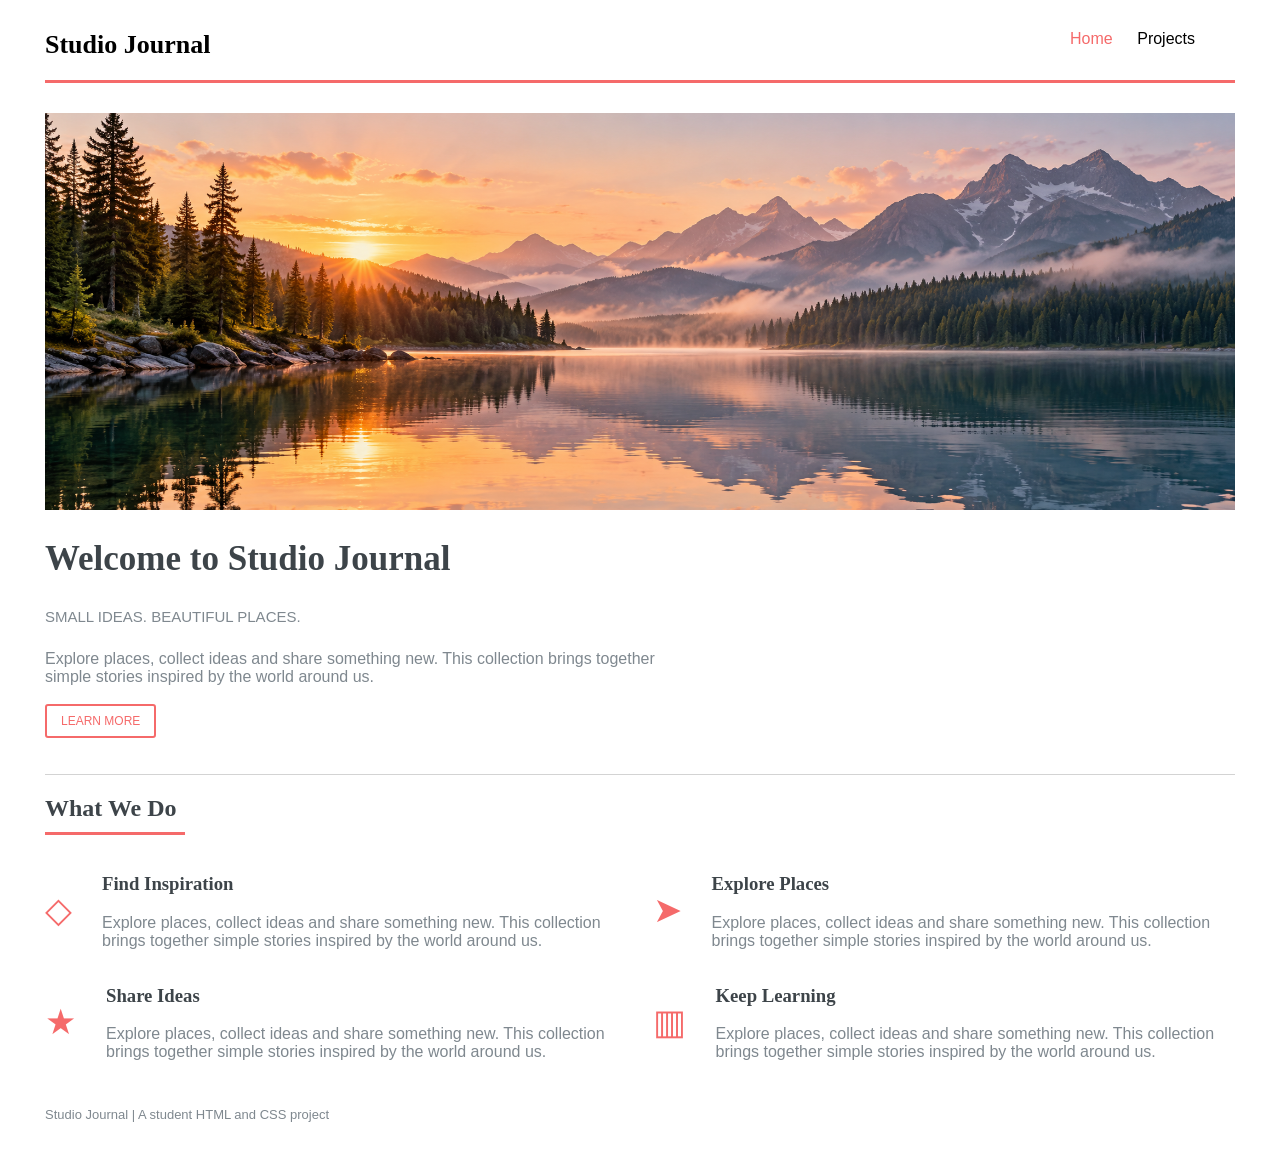
<file: Lab Practical 2/index.html>
<!DOCTYPE html>
<html lang="en">

<head>
    <meta charset="UTF-8">
    <meta name="viewport" content="width=device-width, initial-scale=1.0">
    <title>Studio Journal | Home</title>
    <link rel="stylesheet" href="styles.css">
</head>

<body>
    <header>
        <a class="logo" href="index.html"><strong>Studio Journal</strong></a>
        <nav>
            <a href="index.html" class="active" aria-current="page">Home</a>
            <a href="projects.html">Projects</a>
        </nav>
    </header>

    <main>
        <section class="intro">
            <img class="banner" src="images/pic10.png" alt="Mountain lake at sunrise">
            <h1>Welcome to Studio Journal</h1>
            <p class="subtitle">Small ideas. Beautiful places.</p>
            <p>Explore places, collect ideas and share something new. This collection brings together simple stories
                inspired by the world around us.</p>
            <a class="button" href="#features">Learn More</a>
        </section>
        <section id="features">
            <h2>What We Do</h2>
            <div class="features">
                <article class="feature">
                    <span class="icon" aria-hidden="true">◇</span>
                    <div class="">
                        <h3>Find Inspiration</h3>
                        <p>Explore places, collect ideas and share something new. This collection brings together simple
                            stories inspired by the world around us.</p>
                    </div>
                </article>
                <article class="feature">
                    <span class="icon" aria-hidden="true">➤</span>
                    <div>
                        <h3>Explore Places</h3>
                        <p>Explore places, collect ideas and share something new. This collection brings together simple
                            stories inspired by the world around us.</p>
                    </div>
                </article>
                <article class="feature">
                    <span class="icon" aria-hidden="true">★</span>
                    <div>
                        <h3>Share Ideas</h3>
                        <p>Explore places, collect ideas and share something new. This collection brings together simple
                            stories inspired by the world around us.</p>
                    </div>
                </article>
                <article class="feature">
                    <span class="icon" aria-hidden="true">▥</span>
                    <div>
                        <h3>Keep Learning</h3>
                        <p>Explore places, collect ideas and share something new. This collection brings together simple
                            stories inspired by the world around us.</p>
                    </div>
                </article>
            </div>
        </section>
    </main>
    <footer>Studio Journal | A student HTML and CSS project</footer>
</body>

</html>
</file>
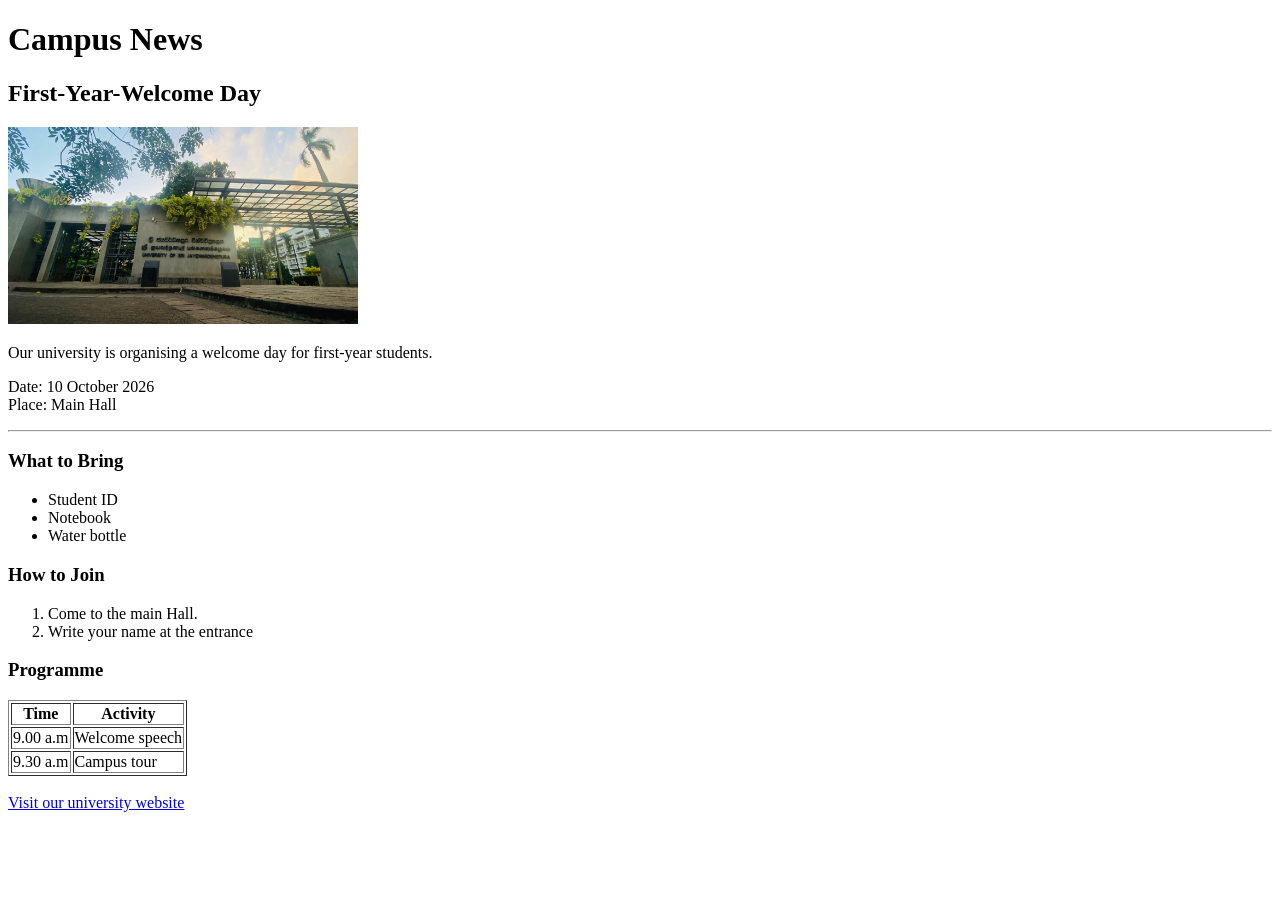
<file: Lab Practical 1/news.html>
<!DOCTYPE html>
<html>
    <head>
        <meta charset="UTF-8">
        <title>Campus News</title>
    </head>
    <body>
        <h1>Campus News</h1>
        <h2>First-Year-Welcome Day</h2>
        <img src="university.jpg" alt="University campus" width="350">
        <p>Our university is organising a welcome day for first-year students.</p>
        <p>Date: 10 October 2026<br>Place: Main Hall</p>
        <hr>

        <h3>What to Bring</h3>
        <ul>
            <li>Student ID</li>
            <li>Notebook</li>
            <li>Water bottle</li>
        </ul>
        <h3>How to Join</h3>
        <ol>
            <li>Come to the main Hall.</li>
            <li>Write your name at the entrance</li>
        </ol>
        <h3>Programme</h3>
        <table border="1">
            <tr>
                <th>Time</th>
                <th>Activity</th>
            </tr>
            <tr>
                <td>9.00 a.m</td>
                <td>Welcome speech</td>
            </tr>
            <tr>
                <td>9.30 a.m</td>
                <td>Campus tour</td>
            </tr>
        </table>
        <br>
        <a href="https://www.sjp.ac.lk/">Visit our university website</a>
        
    </body>
</html>
</file>
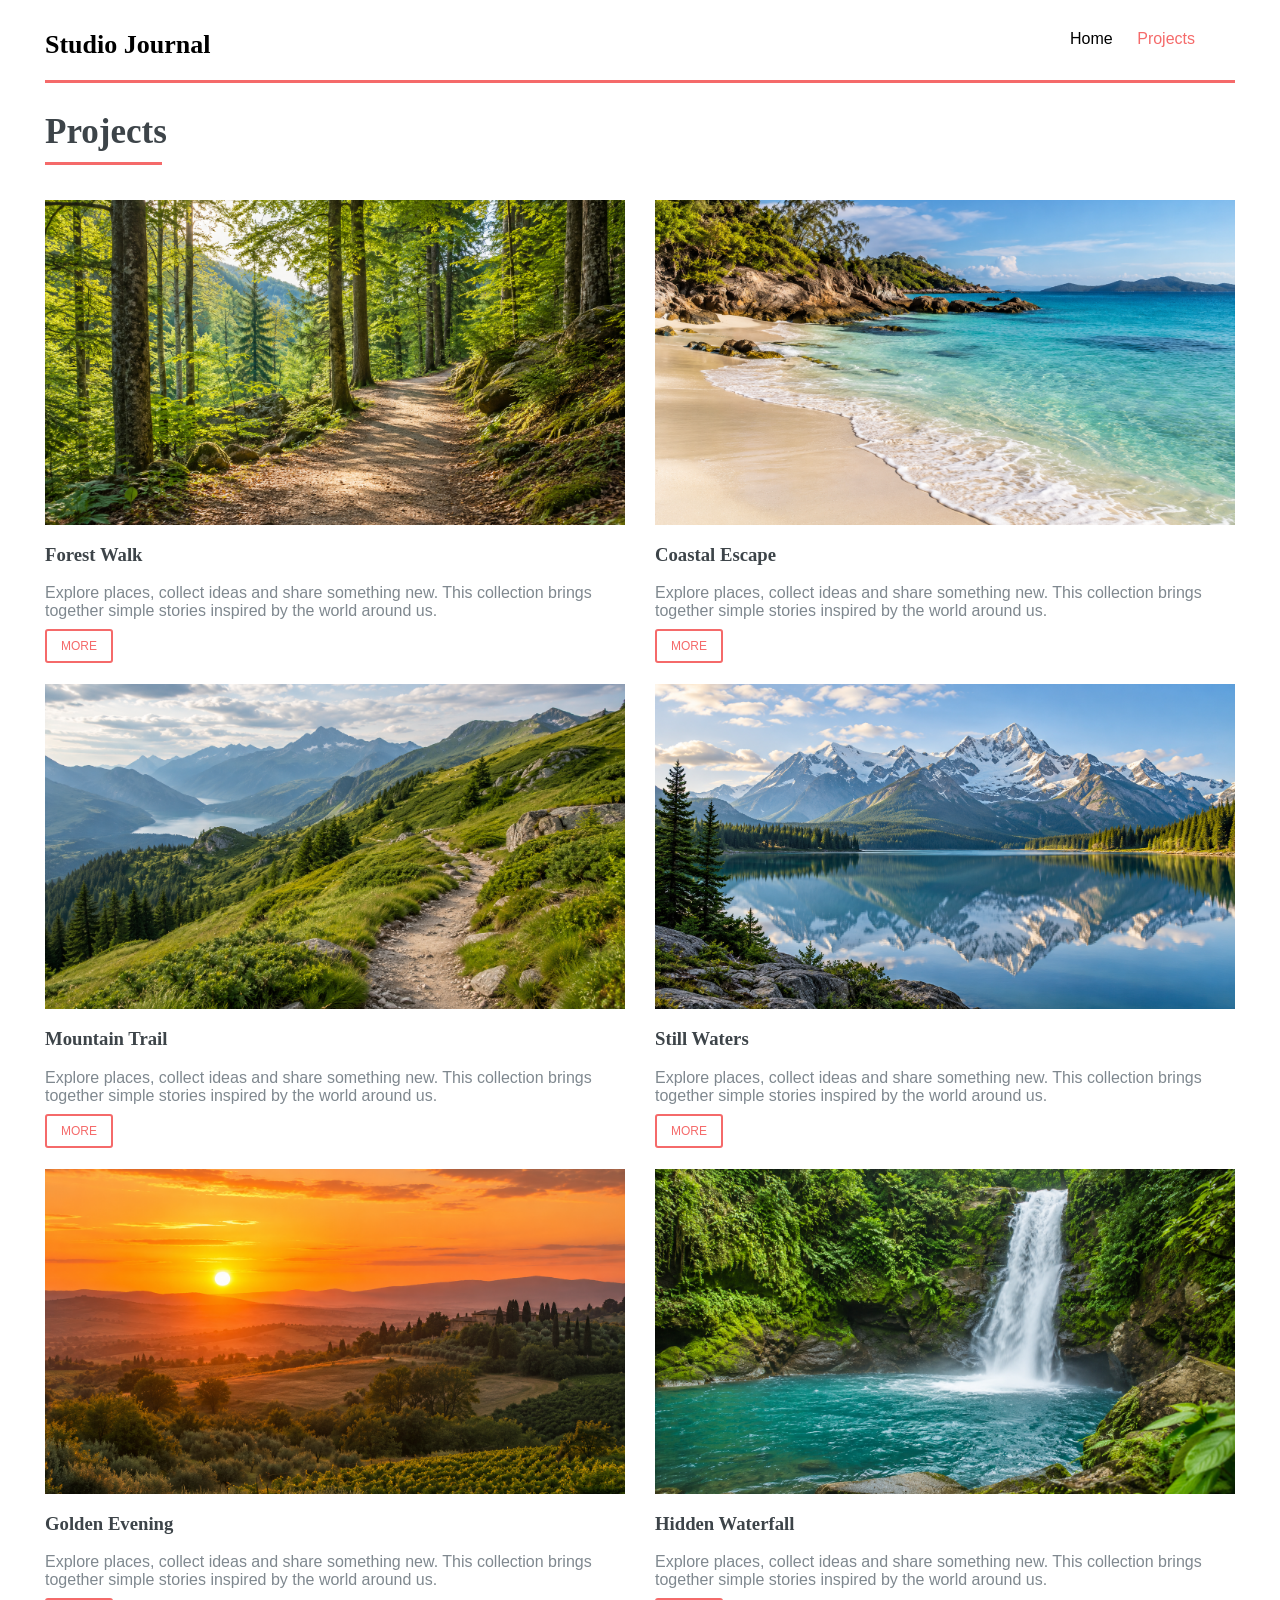
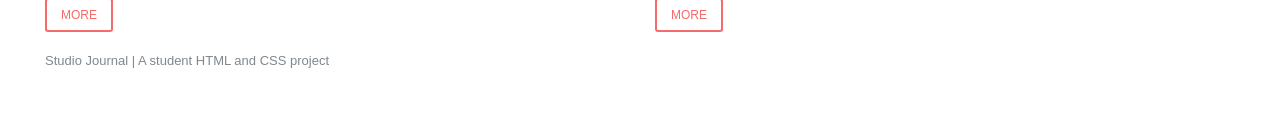
<file: Lab Practical 2/projects.html>
<!DOCTYPE html>
<html lang="en">
<head>
    <meta charset="UTF-8">
    <meta name="viewport" content="width=device-width, initial-scale=1.0">
    <title>Studio Journal | Projects</title>
    <link rel="stylesheet" href="styles.css">
</head>
<body>
    <header>
        <a class="logo" href="index.html"><strong>Studio Journal</strong></a>
        <nav>
            <a href="index.html">Home</a>
            <a href="projects.html" class="active" aria-current="page">Projects</a>
        </nav>
    </header>

    <main>
        <section>
            <h1 class="section-title">Projects</h1>
            <div class="projects">
                <article>
                    <img src="images/pic01.png" alt="Sunlit path through a green forest">
                    <h3>Forest Walk</h3>
                    <p>Explore places, collect ideas and share something new. This collection brings together simple stories inspired by the world around us.</p>
                    <a class="button" href="images/pic01.png">More</a>
                </article>
                <article>
                    <img src="images/pic02.png" alt="Sandy coastline beside turquoise water">
                    <h3>Coastal Escape</h3>
                    <p>Explore places, collect ideas and share something new. This collection brings together simple stories inspired by the world around us.</p>
                    <a class="button" href="images/pic02.png">More</a>
                </article>
                <article>
                    <img src="images/pic03.png" alt="Trail through green mountain hills">
                    <h3>Mountain Trail</h3>
                    <p>Explore places, collect ideas and share something new. This collection brings together simple stories inspired by the world around us.</p>
                    <a class="button" href="images/pic03.png">More</a>
                </article>
                <article>
                    <img src="images/pic04.png" alt="Lake reflecting distant mountains">
                    <h3>Still Waters</h3>
                    <p>Explore places, collect ideas and share something new. This collection brings together simple stories inspired by the world around us.</p>
                    <a class="button" href="images/pic04.png">More</a>
                </article>
                <article>
                    <img src="images/pic05.png" alt="Sunset over rolling countryside">
                    <h3>Golden Evening</h3>
                    <p>Explore places, collect ideas and share something new. This collection brings together simple stories inspired by the world around us.</p>
                    <a class="button" href="images/pic05.png">More</a>
                </article>
                <article>
                    <img src="images/pic06.png" alt="Waterfall surrounded by green plants">
                    <h3>Hidden Waterfall</h3>
                    <p>Explore places, collect ideas and share something new. This collection brings together simple stories inspired by the world around us.</p>
                    <a class="button" href="images/pic06.png">More</a>
                </article>
            </div>
        </section>
    </main>
    <footer>Studio Journal | A student HTML and CSS project</footer>
</body>
</html>
</file>
<file: Lab Practical 2/styles.css>
body {
    margin-left: 45px;
    margin-right: 45px;
    margin-top: 30px;
    margin-bottom: 50px;
    font-family: arial, sans-serif;
    color: #7f888f;
}

h1,
h2,
h3 {
    color: #3d4449;
    font-family: 'Times New Roman', Times, serif;
}

.banner {
    margin-top: 30px;
    object-fit: cover;
}

.intro {
    margin-bottom: 45px;
}


h1 {
    font-size: 35px;
}

.subtitle {
    text-transform: uppercase;
    font-size: 15px;
}

.intro p {
    margin-bottom: 25px;
    max-width: 650px;
}

header {
    border-bottom: 3px solid #f56a6a;
    padding-bottom: 20px;
}

.section-title {
    border-bottom: 3px solid #f56a6a;
    padding-bottom: 10px;
    width: 117px;
    margin-bottom: 35px;
}

nav,
a {
    margin-right: 20px;
    color: black;
}

a {
    text-decoration: none;
}

img {
    width: 100%;
    display: block;
}

article img {
    height: 325px;
    width: 100%;
    object-fit: cover;
}

.button {
    color: #f56a6a;
    border: 2px solid #f56a6a;
    padding-top: 8px;
    padding-bottom: 8px;
    padding-left: 14px;
    padding-right: 14px;
    border-radius: 3px;
    font-size: 12px;
    text-transform: uppercase;
}


.projects {
    display: grid;
    grid-template-columns: 1fr 1fr;
    gap: 30px;
}

.active {
    color: #f56a6a;
}

header {
    display: flex;
    flex-direction: row;
    justify-content: space-between;
}

.logo {
    color: black;
    font-size: 26px;
    font-family: 'Times New Roman', Times, serif;
}


main {
    margin-bottom: 30px;
}


#features h2 {
    border-bottom: 3px solid #f56a6a;
    padding-bottom: 10px;
    width: 140px;
}



.icon {
    color: #f56a6a;
    font-size: 35px;

}

.feature {
    display: flex;
    align-items: center;
    gap: 30px;
}

.features {
    display: grid;
    grid-template-columns: 1fr 1fr;
    column-gap: 25px;

}

#features {
    border-top: 1px solid lightgrey;
}

footer {
    font-size: 13px;
}
</file>
